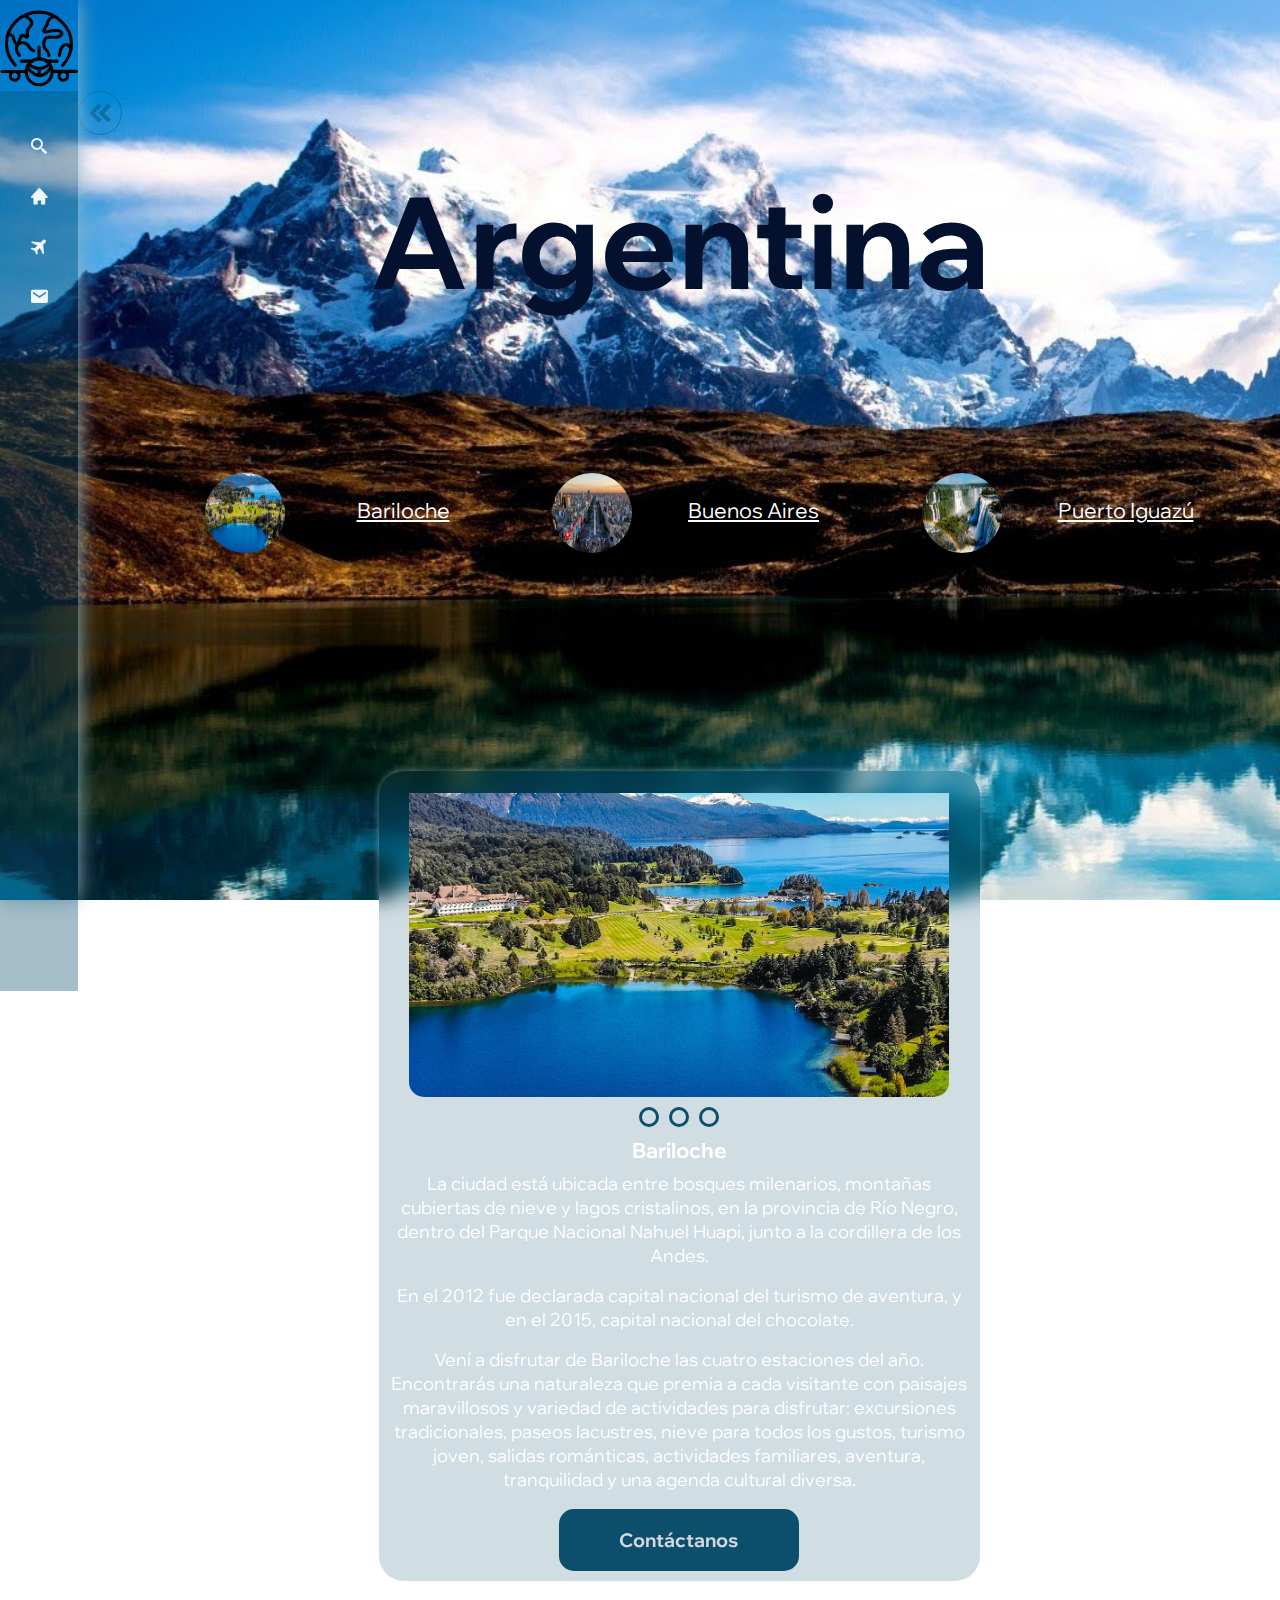
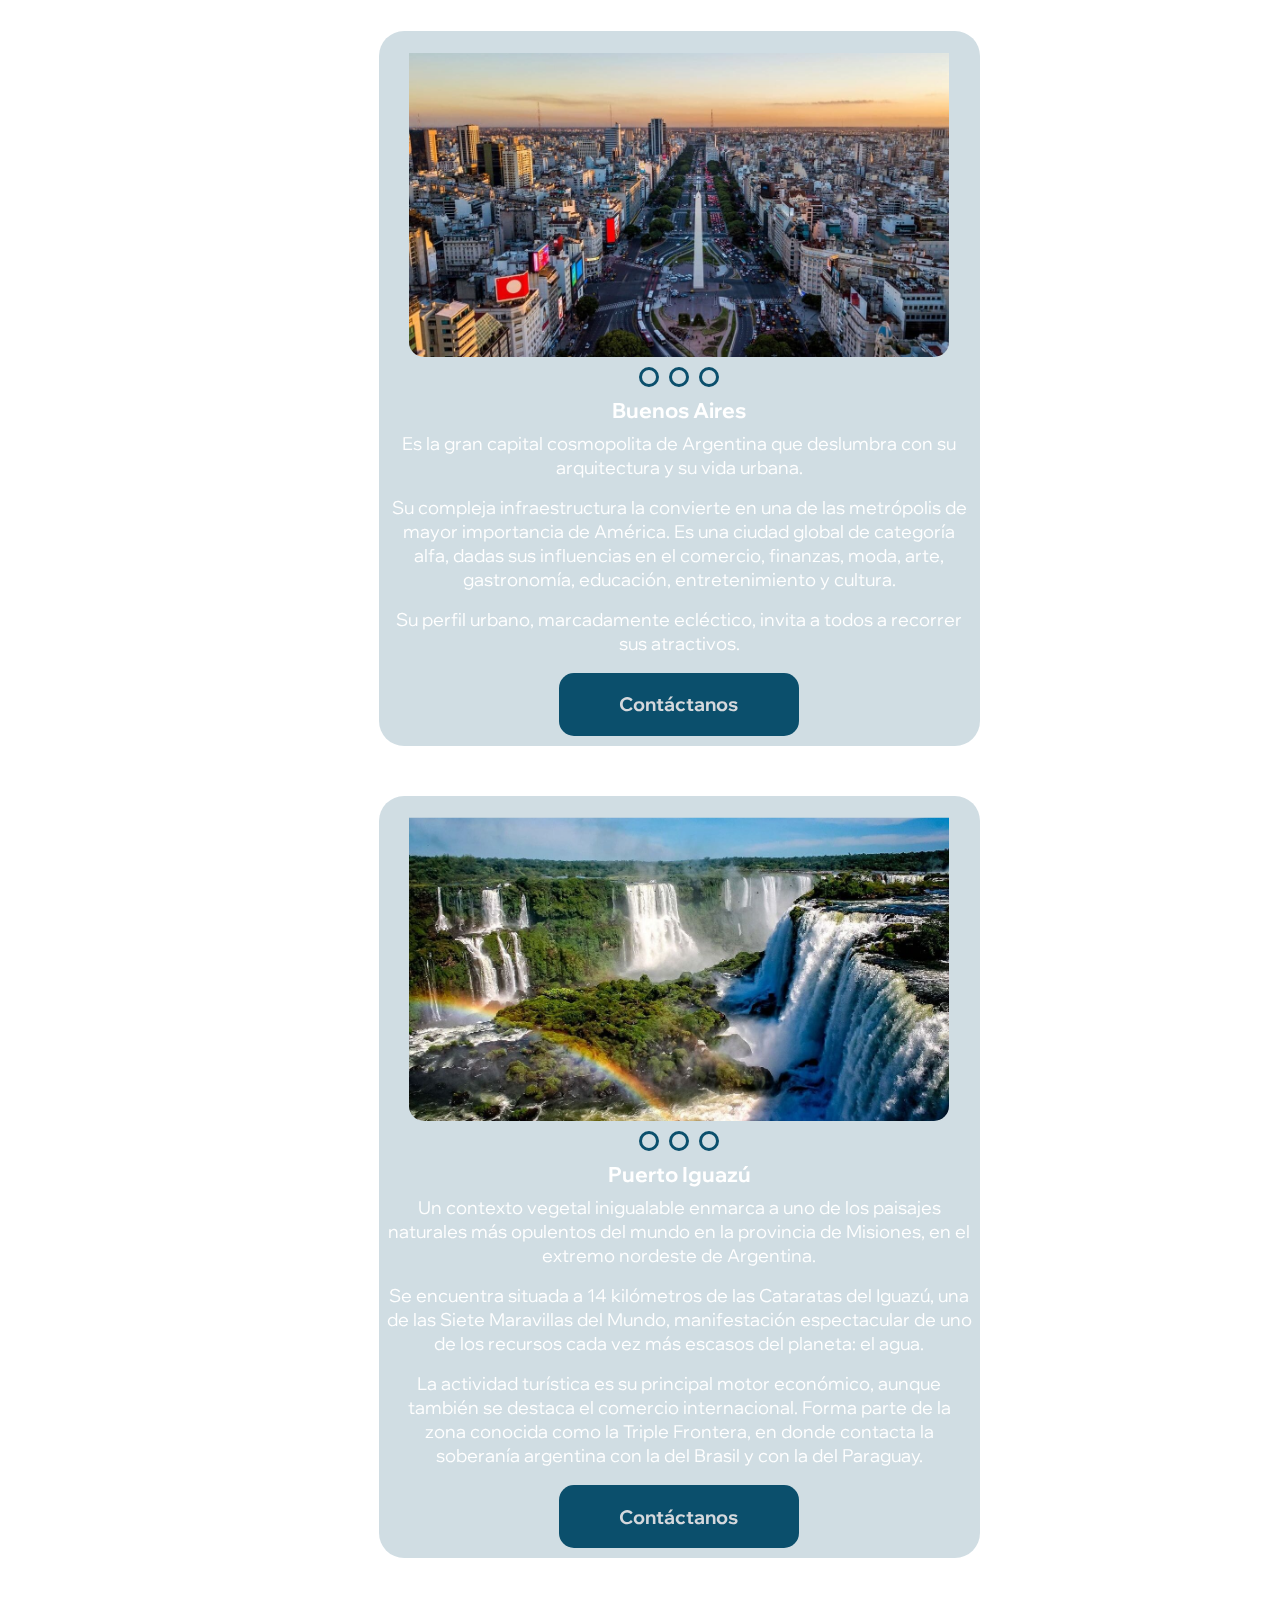
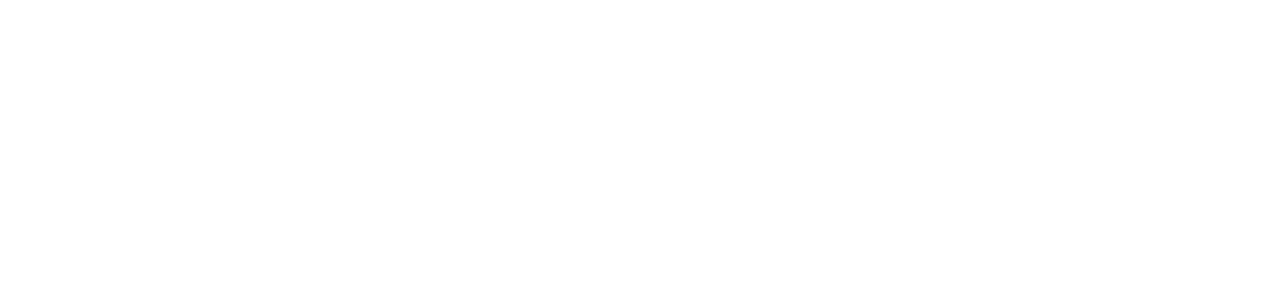
<file: argentina/argentina.html>
<!DOCTYPE html>
<html lang="en">
<head>
    <meta charset="UTF-8">
    <meta http-equiv="X-UA-Compatible" content="IE=edge">
    <meta name="viewport" content="width=device-width, initial-scale=1.0">
    <link href='https://unpkg.com/boxicons@2.1.4/css/boxicons.min.css' rel='stylesheet'>
    <link rel="stylesheet" href="./styles/argentina.css">
    <link rel="stylesheet" href="./styles/sideBar.css">
    <link rel="stylesheet" href="./styles/cards.css">
    <link rel="icon" type="image/svg" href="./img/logo/logo_draw.svg">
    <title>Argentina</title>
</head>
<body>
    <main>
        <!--Sidebar-->
        <header class="sidebar close">
            <section>
                <img src="./img/logo/logo_draw.svg" alt="" id="logo">
            </section>
            <ul class="nav-links">
                <li>
                    <a href="#">
                        <i class='bx bx-search-alt-2'></i>
                        <input type="text" name="Busqueda" id="busqueda" placeholder="Búsqueda">
                    </a>
                    <ul class="sub-menu blank">
                    <li><a class="link_name" href="#">Búsqueda</a></li>
                    </ul>
                </li>
                <li>
                    <a href="../index.html">
                        <i class='bx bxs-home'></i>
                        <span class="link_name">Principal</span>
                    </a>
                    <ul class="sub-menu blank">
                        <li><a class="link_name" href="../index.html">Principal</a></li>
                    </ul>
                </li>
                <li>
                    <section class="icon-link">
                        <a href="#">
                            <i class='bx bxs-plane-alt'></i>
                            <span class="link_name">Destinos</span>
                        </a>
                        <i class='bx bxs-chevron-down arrow'></i>
                    </section>
                    <ul class="sub-menu">
                        <li><a class="link_name" href="#destinos">Destinos</a></li>
                        <li><a href="argentina.html">Argentina</a></li>
                        <li><a href="../bolivia/bolivia.html">Bolivia</a></li>
                        <li><a href="../colombia/colombia.html">Colombia</a></li>
                        <li><a href="../peru/peru.html">Perú</a></li>
                    </ul>
                </li>
                <li>
                    <section class="icon-link">
                        <a href="#">
                            <i class='bx bxs-envelope'></i>
                            <span class="link_name">Contacto</span>
                        </a>
                        <i class='bx bxs-chevron-down arrow'></i>
                    </section>
                        <ul class="sub-menu">
                            <li><a class="link_name" href="">Contacto</a></li>
                            <li><a href="#footer_redes_sociales">Redes Sociales</a></li>
                            <li><a href="../index.html#form">Formulario</a></li>
                        </ul>
                </li>
            </ul>
        </header>

        <!--País-->
        <article class="home-section">
            <section class="home-content">
                <i class='bx bxs-chevrons-left'></i>
            </section>
            <h1>Argentina</h1>

        <!--Destinos dentro del pais-->
        <section id="destinos">
            <section id="articulos-destino-flex">
                <article class="articulos">
                    <a title="Ciudad1" href="#bariloche"><img src="./img/img_argentina/bariloche.jpg"
                                    alt="Bariloche" class="imagen">
                        <p></p><p class="p-destinos">Bariloche</p>
                    </a>
                </article>
                <article class="articulos">
                    <a title="Ciudad2" href="#bsas"><img src="./img/img_argentina/buenosaires.jpg"
                                    alt="Buenos Aires" class="imagen">
                        <p class="p-destinos">Buenos Aires</p>
                    </a>
                </article>
                <article class="articulos">
                    <a title="Ciudad3" href="#iguazu"><img src="./img/img_argentina/iguazu.jpg"
                                    alt="Puerto Iguazú" class="imagen">
                        <p class="p-destinos">Puerto Iguazú</p>
                    </a>
                </article>
            </section>
        </section>

        <!--Cards Ciudades-->
        <section class="destinos_section">
            <section class="destinos">
                <article class="article-destinos" id="destinos">
                    <article id="bariloche">
                        <section class="slider">
                            <section class="images">
                                <input type="radio" name="slide" id="img1">
                                <input type="radio" name="slide" id="img2">
                                <input type="radio" name="slide" id="img3">

                                <img src="./img/img_argentina/bariloche.jpg" class="m1"
                                                alt="BarilochePaisaje">
                                <img src="./img/img_argentina/bariloche2.jpg" class="m2"
                                                alt="BarilocheNevada">
                                <img src="./img/img_argentina/bariloche3.jpg" class="m3"
                                                alt="BarilocheNavegable">
                            </section>
                            <section class="dots">
                                <label for="img1"></label>
                                <label for="img2"></label>
                                <label for="img3"></label>
                            </section>
                        </section>
                        <h3 class="title_card">Bariloche</h3>
                        <p class="text_card">La ciudad está ubicada entre bosques milenarios, montañas
                                        cubiertas de nieve y lagos cristalinos, en la provincia de Río Negro, dentro del
                                        Parque Nacional Nahuel Huapi, junto a la cordillera de los Andes.</p>
                        <p class="text_card">En el 2012 fue declarada capital nacional del turismo de
                                        aventura, y en el 2015, capital nacional del chocolate.</p>
                        <p class="text_card">Vení a disfrutar de Bariloche las cuatro estaciones del año.
                                        Encontrarás una naturaleza que premia a cada visitante con paisajes maravillosos
                                        y variedad de actividades para disfrutar: excursiones tradicionales, paseos
                                        lacustres, nieve para todos los gustos, turismo joven, salidas románticas,
                                        actividades familiares, aventura, tranquilidad y una agenda cultural diversa.
                                    </p>
                        <a href="../index.html#form" class="card_cta">Contáctanos</a>
                    </article>
                </article>
            </section>

            <section class="destinos">
                <article class="article-destinos" id="destinos">
                    <article id="bsas">
                        <section class="slider">
                            <section class="images">
                                <input type="radio" name="slide" id="img4">
                                <input type="radio" name="slide" id="img5">
                                <input type="radio" name="slide" id="img6">

                                <img src="./img/img_argentina/buenosaires.jpg" class="m4" alt="Obelisco">
                                <img src="./img/img_argentina/buenosaires2.jpg" class="m5" alt="Planetario">
                                <img src="./img/img_argentina/buenosaires3.jpg" class="m6"
                                                alt="Puente de la Mujer">
                        </section>
                        <section class="dots">
                            <label for="img4"></label>
                            <label for="img5"></label>
                            <label for="img6"></label>
                        </section>
                        </section>
                        <h3 class="title_card">Buenos Aires</h3>
                        <p class="text_card">Es la gran capital cosmopolita de Argentina que deslumbra con
                                        su arquitectura y su vida urbana.</p>
                        <p class="text_card">Su compleja infraestructura la convierte en una de las
                                        metrópolis de mayor importancia de América. Es una ciudad global de categoría
                                        alfa, dadas sus influencias en el comercio, finanzas, moda, arte, gastronomía,
                                        educación, entretenimiento y cultura.</p>
                        <p class="text_card">Su perfil urbano, marcadamente ecléctico, invita a todos a
                                        recorrer sus atractivos. </p>
                        <a href="../index.html#form" class="card_cta">Contáctanos</a>
                    </article>
                </article>
            </section>

            <section class="destinos">
                <article class="article-destinos" id="destinos">
                    <article id="iguazu">
                        <section class="slider">
                            <section class="images">
                                <input type="radio" name="slide" id="img7">
                                <input type="radio" name="slide" id="img8">
                                <input type="radio" name="slide" id="img9">

                                <img src="./img/img_argentina/iguazu.jpg" class="m7" alt="Cataratas">
                                <img src="./img/img_argentina/iguazu2.jpg" class="m8" alt="Sendero Verde">
                                <img src="./img/img_argentina/iguazu3.jpg" class="m9" alt="Río">
                        </section>
                        <section class="dots">
                            <label for="img7"></label>
                            <label for="img8"></label>
                            <label for="img9"></label>
                        </section>
                        </section>
                        <h3 class="title_card">Puerto Iguazú</h3>
                        <p class="text_card">Un contexto vegetal inigualable enmarca a uno de los paisajes
                                        naturales más opulentos del mundo en la provincia de Misiones, en el extremo
                                        nordeste de Argentina.</p>
                        <p class="text_card">Se encuentra situada a 14 kilómetros de las Cataratas del
                                        Iguazú, una de las Siete Maravillas del Mundo, manifestación espectacular de uno
                                        de los recursos cada vez más escasos del planeta: el agua.</p>
                        <p class="text_card">La actividad turística es su principal motor económico, aunque
                                        también se destaca el comercio internacional. Forma parte de la zona conocida
                                        como la Triple Frontera, en donde contacta la soberanía argentina con la del
                                        Brasil y con la del Paraguay.</p>
                        <a href="../index.html#form" class="card_cta">Contáctanos</a>
                    </article>
                </article>
            </section>
        </section>

        <!--Footer-->
        <footer id="footer_redes_sociales">
            <section>
                <nav>
                    <a href="https://www.facebook.com/" target="_blank"><i
                                        class='bx bxl-facebook-circle'></i></a>
                    <a href="https://www.instagram.com/" target="_blank"><i
                                        class='bx bxl-instagram'></i></a>
                    <a href="https://twitter.com/?lang=es" target="_blank"><i
                                        class='bx bxl-twitter'></i></a>
                    <a href="https://www.whatsapp.com/?lang=es" target="_blank"><i
                                        class='bx bxl-whatsapp'></i></a>
                </nav>
            </section>
            <section id="copyright_section">
                <p>&copy; TRAVEL 360</p>
            </section>
        </footer>
    </main>
    <script src="./js/sideBar.js"></script>
</body>
</html>
</file>
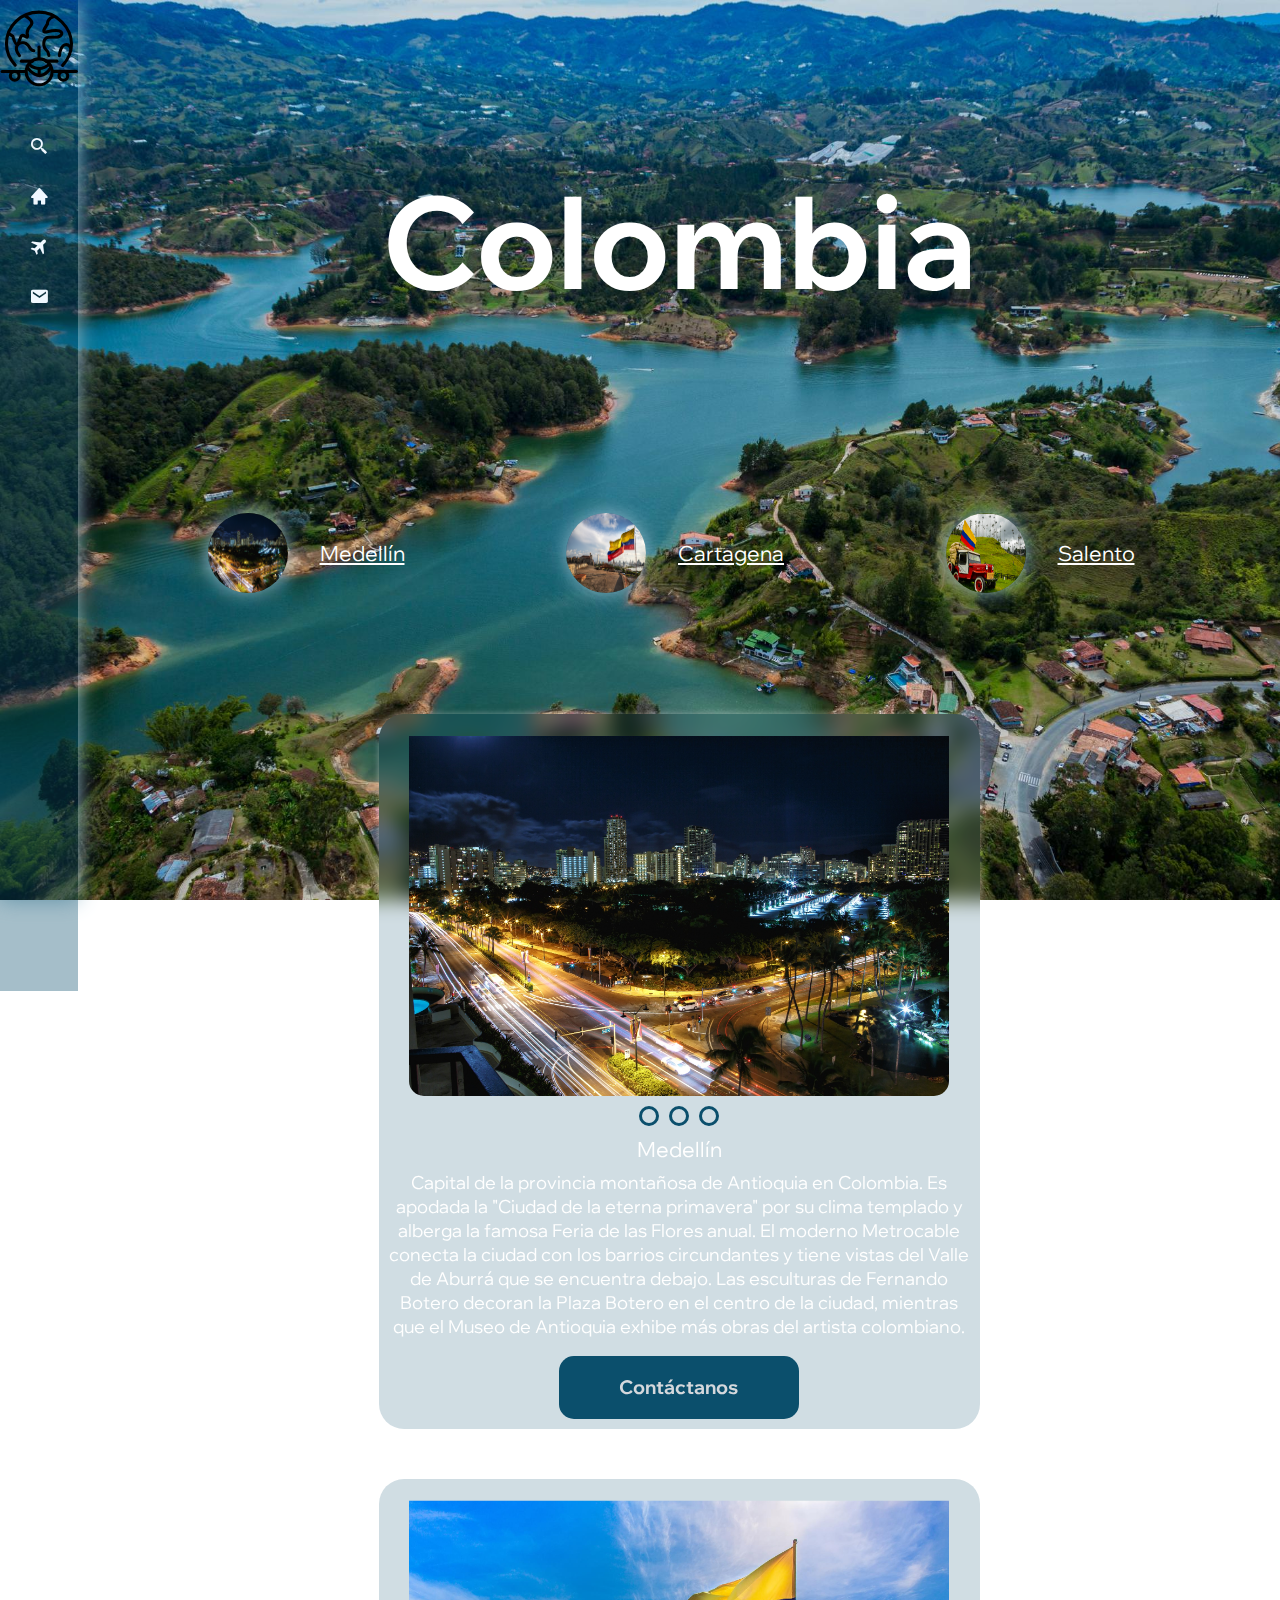
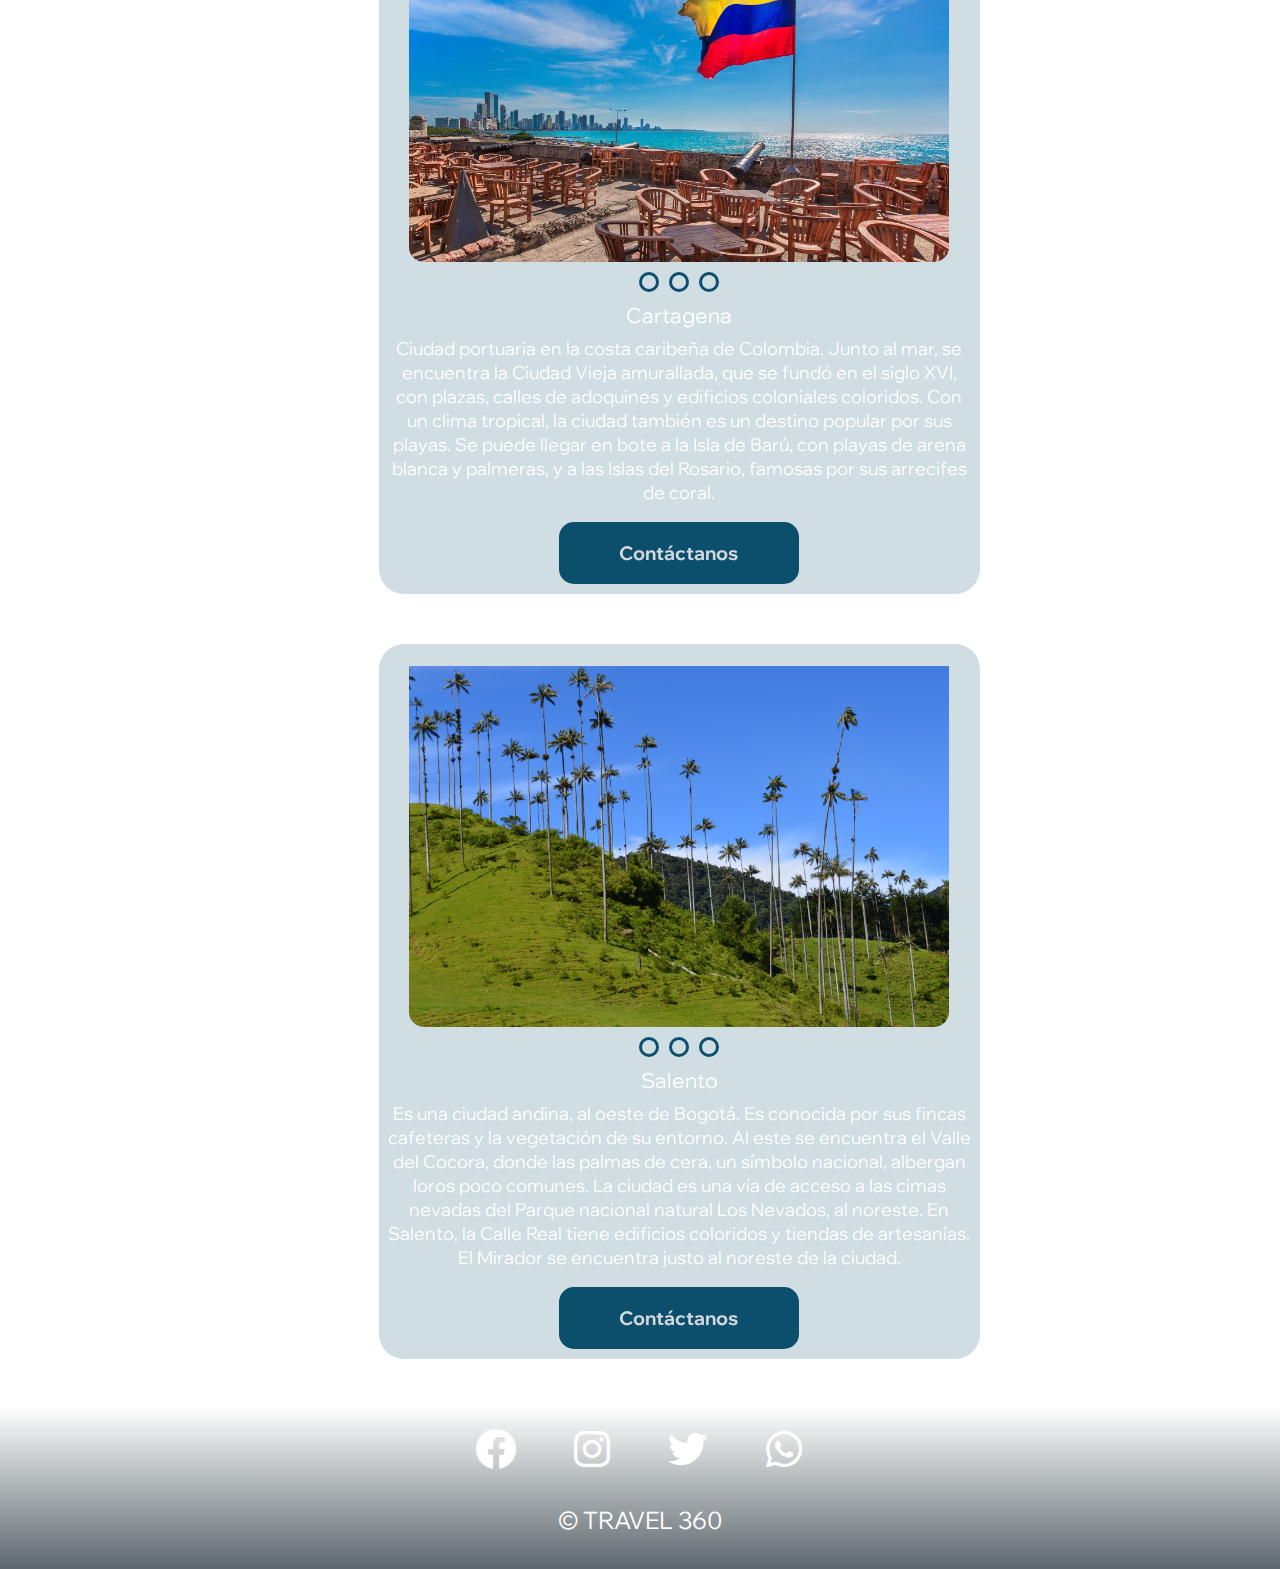
<file: colombia/colombia.html>
<!DOCTYPE html>
<html lang="en">
<head>
    <meta charset="UTF-8">
    <meta http-equiv="X-UA-Compatible" content="IE=edge">
    <meta name="viewport" content="width=device-width, initial-scale=1.0">
    <link href='https://unpkg.com/boxicons@2.1.4/css/boxicons.min.css' rel='stylesheet'>
    <link rel="stylesheet" href="./styles/paises.css">
    <link rel="stylesheet" href="./styles/sideBar.css">
    <link rel="stylesheet" href="./styles/cards.css">
    <link rel="icon" type="image/svg" href="./components/logo/logo_draw.svg">
    <title>Colombia</title>
</head>
<body>
    <!-- Sidebar-Header -->
    <header class="sidebar close">
        <section>
            <img src="./components/logo/logo_draw.svg" alt="logo de la empresa" id="logo">
        </section>
        <ul class="nav-links">
            <li>
                <a href="#">
                    <i class='bx bx-search-alt-2' ></i>
                    <input type="text" name="Busqueda" id="busqueda" placeholder="Búsqueda">
                </a>
                <ul class="sub-menu blank">
                    <li><a class="link_name" href="#">Búsqueda</a></li>
                </ul>
            </li>
            <!-- <li> -->
            <li>
                <a href="../index.html">
                    <i class='bx bxs-home'></i>
                    <span class="link_name">Principal</span>
                </a>
                <ul class="sub-menu blank">
                    <li><a class="link_name" href="../index.html">Principal</a></li>
                </ul>
            </li>
            <li>
                <section class="icon-link">
                    <a href="#">
                        <i class='bx bxs-plane-alt'></i>
                        <span class="link_name">Destinos</span>
                    </a>
                    <i class='bx bxs-chevron-down arrow'></i>
                </section>
                <ul class="sub-menu">
                    <li><a class="link_name" href="#">Destinos</a></li>
                    <li><a href="../argentina/argentina.html">Argentina</a></li>
                    <li><a href="../bolivia/bolivia.html">Bolivia</a></li>
                    <li><a href="colombia.html">Colombia</a></li>
                    <li><a href="../peru/peru.html">Perú</a></li>
                </ul>
            </li>
            <li>
                <section class="icon-link">
                    <a href="/index.html">
                        <i class='bx bxs-envelope' ></i>
                        <span class="link_name">Contacto</span>
                    </a>
                    <i class='bx bxs-chevron-down arrow'></i>
                </section>
                <ul class="sub-menu">
                    <li><a class="link_name" href="#">Contacto</a></li>
                    <li><a href="#redes_sociales">Redes Sociales</a></li>
                    <li><a href="../index.html#form">Formulario</a></li>
                </ul>
            </li>
        </ul>

    </header>
    <!-- Body -->
    <!--Mostrar/Ocultar menú-->
    <main class="home-section"> <!--para el botón-->
        <section>
            <section class="home-content">
                <i class='bx bxs-chevrons-left'></i>
            </section>

            <h1>Colombia</h1>

            <!--Destinos dentro del pais-->

            <section id="articulos-destino-flex">
                <article class="articulos">
                    <a title="Ciudad1" href="#medellin">
                        <img src="./components/img_col/Medellin/ciruclopq.jpg" alt="foto de las ruinas del fuerte de samaipata" class="imagen">
                        <p class="p-destinos">Medellín</p>
                    </a>
                </article>
                <article class="articulos">
                    <a title="Ciudad2" href="#cartagena">
                        <img src="./components/img_col/Cartagena/cartagena-colombia.jpg" alt="foto de la praza 24 de septiempre" class="imagen">
                        <p class="p-destinos">Cartagena</p>
                    </a>
                </article>
                <article class="articulos">
                    <a title="Ciudad3" href="#salento">
                        <img src="./components/img_col/Salento/JEEP.png" alt="teleferico de de cochabamba" class="imagen">
                        <p class="p-destinos">Salento</p>
                    </a>
                </article>
            
            </section>
            <!--cards ciudades-->
            <section class="destinos_section">
                <section class="destinos">     
                    <article class="article-destinos" id="destinos">
        
                        <article id="medellin">
                            <section class="slider">
                                <!-- Sería genial tener las imgs del mismo tamaño o altura en su defecto -->
                                <section class="images"> 
                                    <input type="radio" name="slide" id="img1">
                                    <input type="radio" name="slide" id="img2">
                                    <input type="radio" name="slide" id="img3">
        
                                    <img src="./components/img_col/Medellin/ciruclopq.jpg" class="m1" alt="Medellin de noche">
                                    <img src="./components/img_col/Medellin/guatape.jpg" class="m2" alt="Guatape">
                                    <img src="./components/img_col/Medellin/guatapecalle.jpg" class="m3" alt="Calle vieja Guatape">
                                </section>
                                <section class="dots">
                                    <label for="img1"></label>
                                    <label for="img2"></label>
                                    <label for="img3"></label>
                                </section>
        
                            </section>
        
                            <h3 class="title_card">Medellín</h3>
                            <p class="text_card">Capital de la provincia montañosa de Antioquia en Colombia. Es apodada la "Ciudad de la eterna primavera" por su clima templado y alberga la famosa Feria de las Flores anual. El moderno Metrocable conecta la ciudad con los barrios circundantes y tiene vistas del Valle de Aburrá que se encuentra debajo. Las esculturas de Fernando Botero decoran la Plaza Botero en el centro de la ciudad, mientras que el Museo de Antioquia exhibe más obras del artista colombiano.</p>
                            
                            <a href="../index.html#form" class="card_cta">Contáctanos</a>
                        </article>
        
                    </article>
                </section>
                <section class="destinos">     
                    <article class="article-destinos" id="destinos">
        
                        <article id="cartagena">
                            <section class="slider">
                                <section class="images">
                                    <input type="radio" name="slide" id="img4">
                                    <input type="radio" name="slide" id="img5">
                                    <input type="radio" name="slide" id="img6">
        
                                    <img src="./components/img_col/Cartagena/bocagrande.jpg" class="m4" alt="Medellin de noche">
                                    <img src="./components/img_col/Cartagena/cartagena-de-indias.jpg" class="m5" alt="Guatape">
                                    <img src="./components/img_col/Cartagena/hotelCartagena.jpg" class="m6" alt="Calle vieja Guatape">
                                </section>
                                <section class="dots">
                                    <label for="img4"></label>
                                    <label for="img5"></label>
                                    <label for="img6"></label>
                                </section>
        
                            </section>
        
                            <h3 class="title_card">Cartagena</h3>
                            <p class="text_card">Ciudad portuaria en la costa caribeña de Colombia. Junto al mar, se encuentra la Ciudad Vieja amurallada, que se fundó en el siglo XVI, con plazas, calles de adoquines y edificios coloniales coloridos. Con un clima tropical, la ciudad también es un destino popular por sus playas. Se puede llegar en bote a la Isla de Barú, con playas de arena blanca y palmeras, y a las Islas del Rosario, famosas por sus arrecifes de coral.</p>
                            
                            <a href="../index.html#form" class="card_cta">Contáctanos</a>
                        </article>
        
                    </article>
                </section>
                <section class="destinos">     
                    <article class="article-destinos" id="destinos">
        
                        <article id="salento">
                            <section class="slider">
                                <section class="images">
                                    <input type="radio" name="slide" id="img7">
                                    <input type="radio" name="slide" id="img8">
                                    <input type="radio" name="slide" id="img9">
        
                                    <img src="./components/img_col/Salento/pxfuel.com.jpg" class="m7" alt="convento museo santa teresa de cochabamba">
                                    <img src="./components/img_col/Salento/salento-quindío.jpg" class="m8" alt="jardin botanico de cochabamba">
                                    <img src="./components/img_col/Salento/wax-palms.jpg" class="m9" alt="el cristo de la concordia y el teleferico">
                                </section>
                                <section class="dots">
                                    <label for="img7"></label>
                                    <label for="img8"></label>
                                    <label for="img9"></label>
                                </section>
        
                            </section>
        
                            <h3 class="title_card">Salento</h3>
                            <p class="text_card">Es una ciudad andina, al oeste de Bogotá. Es conocida por sus fincas cafeteras y la vegetación de su entorno. Al este se encuentra el Valle del Cocora, donde las palmas de cera, un símbolo nacional, albergan loros poco comunes. La ciudad es una vía de acceso a las cimas nevadas del Parque nacional natural Los Nevados, al noreste. En Salento, la Calle Real tiene edificios coloridos y tiendas de artesanías. El Mirador se encuentra justo al noreste de la ciudad.</p>
                            
                            <a href="../index.html#form" class="card_cta">Contáctanos</a>
                        </article>
        
                    </article>
                </section>
            </section> 
        </section>
    </main>

    <footer>
        <section>
            <nav id="redes_sociales">
                <a href="https://www.facebook.com/" target="_blank"><i class='bx bxl-facebook-circle'></i></a>
                <a href="https://www.instagram.com/" target="_blank"><i class='bx bxl-instagram'></i></a>
                <a href="https://twitter.com/?lang=es" target="_blank"><i class='bx bxl-twitter'></i></a>
                <a href="https://www.whatsapp.com/?lang=es" target="_blank"><i class='bx bxl-whatsapp'></i></a>
            </nav>
        </section>
        <section id="copyright_section">
            <p>&copy; TRAVEL 360</p>
        </section> 
    </footer>
    <script src="./components/JS/sideBar.js"></script>
</body>
</html>
</file>
<file: argentina/styles/argentina.css>
@import url('https://fonts.googleapis.com/css2?family=Montserrat:wght@300;400;500&display=swap');

*{
    box-sizing: border-box;
    margin: 0px;
    background-size:cover;
    background-repeat: no-repeat;
    background-attachment: fixed;
}
html {
    scroll-behavior: smooth;/*vivi*/
}

/* Body */
body{
    background-image: url(../img/img_argentina/argentina.jpg);
}

h1{
    font-size: 8rem;
    font-family: 'Wix Madefor Display', sans-serif;
    color: #03112f;
    text-align: center;
    padding: 5rem;
    margin: 5rem auto;
}
   
/* h2{
    color: white;
    font-family: 'Wix Madefor Display', sans-serif;
    font-weight: normal;
    padding: 3rem;
} */
p{
    font-family: 'Wix Madefor Display', sans-serif;
    color:#fff;
    font-weight: normal;
}
a{
    display: flex;
    color:white;
    font-family: 'Wix Madefor Display', sans-serif;
    font-weight: 700;
    transition: color 0.5s ease-out;
    justify-content: flex-start;
}
a:hover{
    color:#23b5d3;

}
/*Tarjetas de destinos en P. Principal*/
#destinos {
    width:100%;  
}
#articulos-destino-flex{
    /*width:100%;*/
    padding-left: 5rem;
    padding-bottom: 15rem;
    height:10rem;
    display:flex;
    justify-content:space-evenly;    
}

/* #articulos-destino-flex a{
    text-decoration: none;
} */

.articulos{
    display: flex;
    flex-direction: row;
    justify-content: center;
    align-items: center;
    /* width: 15rem;
    height: 7rem; */
    margin: 1rem;
    padding: 1rem 1rem 0 0;
}
.articulos a{
    display: flex;
    flex-direction: row;
    justify-content: center;
    align-self: center;
    gap: 1rem;
    flex-wrap: nowrap;
}
/*Titulos de destinos Home*/
.p-destinos{
    color:white;
    font-size: 1.3rem;
    padding: 1.5rem;
    text-align: center;
}
.imagen {
    width: 5rem;
    height: 5rem;
    margin: 0 1rem 0 0 ;
    border-radius: 50%;
    float: left;
}
footer{
    position: relative;
    top: 7rem;
    /*margin-left: 5rem;*/
    width: 100%;
    text-decoration: none;
}
footer i{
    color: white;
    font-size: 3rem;
}

footer i:hover {
    color: #23b5d3;
    transition: color 0.5s ease-out;
}

footer a{
    text-decoration:none;
}

nav{
    display: flex;
    flex-wrap: wrap;
    justify-content:center;
    column-gap: 3rem;
    padding: 1rem;
}


#copyright_section{
    text-align: center;
    padding: 2rem;
    
}
#copyright_section p{
    background-color: transparent;
    color: white;
    font-size: 1.5rem;
}
/*Fin del footer*/

@media (max-width:1005px) {
    h1 {
        font-size: 5rem;
    }
    .destinos {
        height: fit-content;
    }

    #articulos-destino-flex {
    height: 30rem; 
    display: flex;
    flex-direction: column;
    justify-content: center;
    align-items:center;
    flex-wrap: nowrap;

    }
    #articulos-destino-flex p {
        font-size: 1.5rem;
    }

}
@media (max-width: 590px) { /*541 cambia*/
    h1 {
        font-size: 2.5rem;
        margin: 2rem auto;
        padding: 1rem auto 0 auto;
        padding-left: 40px;
    }
    #articulos-destino-flex {
        margin: 0;
        padding: 0;
        height: fit-content;
    }
    #articulos-destino-flex p {
        font-size: 1.2rem;
    }
    footer {
        height: 8rem;
    }
    footer i {
        font-size: 1.8rem;
    }
    nav {
        column-gap: 1rem;
        padding-left: 1rem;
    }

}
</file>
<file: argentina/styles/sideBar.css>
@import url('https://fonts.googleapis.com/css2?family=Montserrat:wght@300;400;500&display=swap');

*{
    margin: 0;
    padding: 0;
    box-sizing: border-box;
    font-family: 'Montserrat', sans-serif;
}

.sidebar{
    position: fixed;
    top: 0;
    left: 0;
    height: 100%; /*vivi*/
    width: 260px;
    background-color: rgba(255,255,255, 0.5);
    background: #0b4f6c05;
    transition: all 0.5s ease;
    z-index: 100;
    box-shadow: 0 0 20px #91b9ca;
}
.sidebar.close{
    width: 78px;
}

.sidebar .logo-details{
    display: flex;
    align-content: center;
    margin-left: 30%;   
}

.sidebar #logo{
    padding-top: 10px;
    height: 20%;
    transition: all 0.5s ease;
}
.sidebar.close #logo{
    padding: 10px, 3px, 3px, 3px;
    height: 20%;
}

.sidebar .nav-links input{
    height: 30px;
    border-radius: 5px;
}

.sidebar .nav-links{
    background: #0b4f6c5e;
    height: 100%;
    padding-top: 30px;
    overflow: auto;
}
.sidebar .nav-links{
    overflow: visible;
}

.sidebar .nav-links li .icon-link{
    display: flex;
    align-items: center;
    justify-content: space-between;
}
.sidebar.close .nav-links li .icon-link{
    display: block;
}

.sidebar .nav-links li{
    position: relative;
    list-style: none;
    transform: all 0.4s ease;
}
.sidebar .nav-links li:hover{
    background: #345e6e;
}

.sidebar .nav-links li i{
    height: 50px;
    min-width: 78px;
    text-align: center;
    line-height: 50px;
    color: aliceblue;
    font-size: 20px;
    transition: all 0.3s ease;
}
.sidebar .nav-links li.showMenu i.arrow{
    transform: rotate(-180deg);
}
.sidebar.close .nav-links i.arrow{
    display: none;
}
.sidebar .nav-links li a{
    display: flex;
    align-items: center;
    text-decoration: none;
}

.sidebar .nav-links li a .link_name{
    font-size: 18px;
    font-weight: 400;
    color: aliceblue;
}
.sidebar.close .nav-links li a .link_name{
    opacity: 0;
    pointer-events: none;
}
.sidebar.close .nav-links li a #busqueda{
    opacity: 0;
    pointer-events: none;
}

.sidebar .nav-links li .sub-menu{
    padding: 6px 6px 14px 80px;
    margin-top: -10px;
    background: #345e6e;
    display: none;
}
.sidebar .nav-links li.showMenu .sub-menu{
    display: block;
}
.sidebar .nav-links li .sub-menu a{
    color: aliceblue;
    font-size: 15px;
    padding: 5px 0;
    white-space: nowrap;
    opacity: 0.6;
    transition: all 0.3 ease;
}

.sidebar.close .nav-links li .sub-menu{
    position: absolute;
}
.sidebar .nav-links li .sub-menu a:hover{
    opacity: 1;
}
.sidebar.close .nav-links li .sub-menu{
    position: absolute;
    left: 100%;
    top: -10px;
    margin-top: 0;
    padding: 10px 20px;
    border-radius: 0 6px 6px 0;
    transition: 0s;
    opacity: 0;
    display: block;
    pointer-events: none;
}
.sidebar.close .nav-links li:hover .sub-menu{
    top: 0px;
    opacity: 1;
    pointer-events: auto;
}
.sidebar .nav-links li .sub-menu .link_name{
    display: none;
}
.sidebar.close .nav-links li .sub-menu .link_name{
    display: none;
}
.sidebar.close .nav-links li .sub-menu .link_name{
    font-size: 18px;
    opacity: 1;
    display: block;
}
.sidebar .nav-links li .sub-menu.blank{
    opacity: 1;
    pointer-events: auto;
    padding: 3px 20px 6px 16px;
    opacity: 0;
    pointer-events: none;
    transition: all 0.4s ease;
}
.sidebar .nav-links li:hover .sub-menu.blank{
    top: 50%;
    transform: translateY(-50%);
}

.home-content{
    position: fixed;
    color: #0B4F6C;
}
.home-section .home-content i{
    border: 1px solid #0B4F6C;
    padding: 5px;
    border-radius: 50%;
    text-align: center;
    margin-top: 5px;
    font-size: 2rem;
    opacity: 0.5;  
}
.home-section .home-content i:hover{
    opacity: 1;
    cursor: pointer; /*agregado*/
}
.bxs-chevrons-left {
    transition: transform 0.3s ease-in-out;
}

.bxs-chevrons-left.flipped {
    transform: rotateZ(180deg);
}
.home-section{
    position: relative;
    /* margin-bottom: 200px; */
    height: 100%; /*100vh*/
    left: 260px;
    top: 0;
    width: calc(100% - 260px);
    transition: all 0.5 ease;
}

.sidebar.close ~ .home-section{
    left: 78px;
    width: calc(100% - 78px);

}

.home-section .home-content{
    height: 60px;
    display: flex;
    align-items: center;
}

/* NAV BAR END */



@media (max-width: 590px) {
    .sidebar.close{
        width: 58px;
    }

    .sidebar .nav-links li i {
        min-width: 50px;
    }
    
    .home-section .home-content i{
        margin-left: -15px;
        font-size: 1rem;
    }
    
}
</file>
<file: argentina/styles/cards.css>
/* Cards paises section */
@import url('https://fonts.googleapis.com/css2?family=Open+Sans:wght@300;400;500&family=Wix+Madefor+Display:wght@400;500;600&display=swap');

*{
    font-family: 'Wix Madefor Display', sans-serif;
}
.titulo_ciudades{
	font-size: 2rem;
    text-align: center;
    width: 100%;
}

.destinos{
    /* margin-top: 50px; CORRE MUCHO EL CÓDIGO
    padding-top: 50px; */
    display: flex;
    justify-content: center;
    align-items: center;
    width: 100%;
    height: fit-content;
}

.destinos .article-destinos{
    display: flex;
    flex-direction:column;
    align-items: center; /*vivi*/
    height: 50%;
    width: 50%;

}
.article-destinos article {
    display: flex;
    flex-direction: column;
    align-items: center;
    margin: 25px;
    border-radius: 25px;
    box-shadow: 0 0 6px #ffffff60;
    background-color: #0b4f6c31;;
    /* background: linear-gradient(135deg, rgba(255, 255, 255, 0.1), rgba(255, 255, 255, 0)); */
    backdrop-filter: blur(10px);
    -webkit-backdrop-filter: blur(10px);
    /* box-shadow: 0 0 6px #0b4f6c; */
    width: 50%;
    height: 30%;
}
.article-destinos button{
    margin: 2rem;
    width: max-content; /*igual al max-width?*/
    padding: 0.2rem;
}
.destinos_section { /*vivi*/
    display: flex;
    flex-direction: column;
    justify-content: center;
    align-self: center;
    /* text-align: center; */
    margin: 25px auto 25px auto;
}
.article-destinos button:hover {
    width: 8rem;
    height: 2.1rem;
}

.title_card{
    color: #FFF;
    margin: 0;
    font-size: 130%;
    font-family: 'Wix Madefor Display', sans-serif;
}

.text_card {
    font-size: 115%;
    padding: 0.5rem;
    text-align: center;
    font-family: 'Wix Madefor Display', sans-serif;
}

/* botones cards*/

.card_cta{
	margin-left: 1em;
	background-color: #0b4f6c;
	color: #D5D8DC;
	text-decoration: none;
	padding: 1em 2em;
	width: 40%;
	text-align: center;
	margin: 10px;
	border-radius: 15px;
	transition: background-color 0.5s ease-out;
    font-size: 120%;
    display: inline;
	font-family: 'Wix Madefor Display', sans-serif;
}

.card_cta:hover{
	background-color:#23b5d3;
	box-shadow: 0 0 6px #23b5d3;
	color:#F7F7FF;
}

/* imagenes */

.article-destinos section img {
    /* width: 100%;
    height: 100%; */
    padding-top: 4%;
    align-items: center;
}

.slider{
    position: relative;
    width: 90%;
    overflow: hidden;
}

.images{
    display: flex;
    width: 100%;
}

.images img{
    /* height: 80%;
    width: 80%;*/
    width: auto; /*vivi*/
    height: auto;
    min-height: 90%;
    min-width: 100%;
    object-fit: cover;

    border-radius: 15px 15px 15px 15px;
    transition: all 0.5s ease;
    
}

.images input{
    display: none;
}

.dots{
    display: flex;
    justify-content: center;
    margin: 5px;
}

.dots label{
    height: 20px;
    width: 20px;
    border-radius: 50%;
    border: solid #0b4f6c 3px;
    cursor: pointer;
    transition: all 0.15s ease;
    margin: 5px;
}

.dots label:hover {
    background-color:#0b4f6c;
}
#img1:checked ~ .m1{
    margin-left: 0;
}
#img2:checked ~ .m2{
    margin-left: -100%;
}
#img3:checked ~ .m3{
    margin-left: -200%;
}

/* 2do carrousel */
#img4:checked ~ .m4 {
    margin-left: 0;
}
#img5:checked ~ .m5 {
    margin-left: -100%;
}
#img6:checked ~ .m6 {
    margin-left: -200%;
}
/* 3er carrousel */
#img7:checked ~ .m7 {
    margin-left: 0;
}
#img8:checked ~ .m8 {
    margin-left: -100%;
}
#img9:checked ~ .m9 {
    margin-left: -200%;
}

@media (max-width: 590px) {
    .card_cta {
        padding: 1rem;
        font-size: 0.8rem;
        width: 50%;

    }
    .text_card{
        font-size: 1rem;
    }
    .article-destinos article {
        width: 80%;
    }

    
}
@media (max-width: 890px) {
    .card_cta {
        padding: 1rem;
        font-size: 0.8rem;
        width: 50%;

    }
    .text_card{
        font-size: 1rem;
    }
    .article-destinos article {
        width: 80%;
    }

    
}
</file>
<file: colombia/styles/paises.css>
@import url('https://fonts.googleapis.com/css2?family=Montserrat:wght@300;400;500&display=swap');

*{
    box-sizing: border-box;
    margin: 0px;
    background-size:cover;
    background-repeat: no-repeat;
    background-attachment: fixed;
}
html {
    scroll-behavior: smooth;/*vivi*/
}
/* Body */
body{
    background-image: url(../components/img_col/Medellin/guatape_lake.jpg);
}

h1{
    font-size: 8rem;
    font-family: 'Wix Madefor Display', sans-serif;
    color: #fff;
    text-align: center;
    padding: 5rem;
    margin: 5rem auto;
}
   
h2{
    color: rgb(20, 20, 20);
    font-family: 'Wix Madefor Display', sans-serif;
    font-weight: normal;
}
h3 {
    color: white;
    font-family: 'Wix Madefor Display', sans-serif;
    font-weight: normal;
}
p{
    font-family: 'Wix Madefor Display', sans-serif;
    color:#fff;
    font-weight: normal;
}
a{ 
    display: flex;
    color:white;
    font-family: 'Wix Madefor Display', sans-serif;
    font-weight: 700;
    transition: color 0.5s ease-out;
    justify-content: flex-start;
}
a:hover{
    color:#23b5d3;
}

/*Tarjetas de destinos en P. Principal*/

.titulo_ciudades{
    color: #fff;
}

#articulos-destino-flex{
    width:100%;
    /* padding-left: 5rem; */
    padding: 5rem auto;
    margin: 5rem auto;
    /* padding-bottom: 2rem; */
    height: fit-content;
    display: flex;
    flex-direction: row;
    justify-content:space-evenly;
    align-items:center; 
    flex-wrap: nowrap;
 
}
.articulos{
    display: flex;
    flex-direction: row;
    justify-content: center;
    align-items: center;
    /* width: 15rem;
    height: 7rem; */
    margin: 1rem;
    padding: 1rem 1rem 0 0;
}
.articulos a{
    display: flex;
    flex-direction: row;
    justify-content: center;
    align-self: center;
    gap: 1rem;
    flex-wrap: nowrap;
}

/*Titulos de destinos Home*/
.p-destinos{
    display: flex;
    justify-content: center;
    align-self: center; /*centradooooo!*/
    color:rgb(255, 255, 255);
    font-size: 1.3rem;
}
.imagen {
    display: flex;
    width: 5rem;
    height: 5rem;
    margin: 0 1rem 0 0;
    border-radius: 50%;
    box-shadow: 0 0 20px #91b9ca;
    /* float: left; */
}

/* cards */
#destinos {
    width:100%;
    height: fit-content;
    display: flex;
    flex-direction: column;
    justify-content: center;
    align-items: center;
    flex-wrap: wrap;
}

/* footer */

footer{
    display: block;
    position: relative;
    bottom: 0;
    height: 10rem;
    width: 100%;
    text-decoration: none;
    background: linear-gradient(360deg, rgba(38,53,60, 0.75), rgba(5,7,12, 0.010));
}
footer i{
    color: white;
    font-size: 3rem;
}
footer i:hover {
    color: #23b5d3;
    transition: color 0.5s ease-out;
}
nav{
    display: flex;
    flex-wrap: wrap;
    justify-content:center;
    column-gap: 3rem;
    padding: 1rem;
}
nav a {
    text-decoration: none;
}

#copyright_section{
    text-align: center;
    padding: 1rem;
    
}
#copyright_section p{
    background-color: transparent;
    color: white;
    font-size: 1.5rem;
}
/*Fin del footer*/


@media (max-width:1005px) {
    h1 {
        font-size: 5rem;
    }
    .destinos {
        height: fit-content;
    }

    #articulos-destino-flex {
    height: 30rem; 
    display: flex;
    flex-direction: column;
    justify-content: center;
    align-items:center;
    flex-wrap: nowrap;

    }
    #articulos-destino-flex p {
        font-size: 1.5rem;
    }

}
@media (max-width: 590px) { /*541 cambia*/
    h1 {
        font-size: 2.5rem;
        margin: 2rem auto;
        padding: 1rem auto 0 auto;
        padding-left: 40px;
    }
    #articulos-destino-flex {
        margin: 0;
        padding: 0;
        height: fit-content;
    }
    #articulos-destino-flex p {
        font-size: 1.2rem;
    }
    footer {
        height: 8rem;
    }
    footer i {
        font-size: 1.8rem;
    }
    nav {
        column-gap: 1rem;
        padding-left: 7rem;
    }
    #copyright_section p{
        padding-left: 6rem;
    }
    home-section .home-content i {
        margin-left: -15px;
        font-size: 1rem;
    }

}
</file>
<file: colombia/styles/sideBar.css>
@import url('https://fonts.googleapis.com/css2?family=Montserrat:wght@300;400;500&display=swap');

*{
    margin: 0;
    padding: 0;
    box-sizing: border-box;
    font-family: 'Montserrat', sans-serif;
}

.sidebar{
    position: fixed;
    top: 0;
    left: 0;
    height: 100%; /*vivi*/
    width: 260px;
    background-color: rgba(255,255,255, 0.5);
    background: #0b4f6c05;
    transition: all 0.5s ease;
    z-index: 100;
    box-shadow: 0 0 20px #91b9ca;
}
.sidebar.close{
    width: 78px;
}

.sidebar .logo-details{
    display: flex;
    align-content: center;
    margin-left: 30%;   
}

.sidebar #logo{
    padding-top: 10px;
    height: 20%;
    transition: all 0.5s ease;
}
.sidebar.close #logo{
    padding: 10px, 3px, 3px, 3px;
    height: 20%;
}

.sidebar .nav-links input{
    height: 30px;
    border-radius: 5px;
}

.sidebar .nav-links{
    background: #0b4f6c5e;
    height: 100%;
    padding-top: 30px;
    overflow: auto;
}
.sidebar .nav-links{
    overflow: visible;
}

.sidebar .nav-links li .icon-link{
    display: flex;
    align-items: center;
    justify-content: space-between;
}
.sidebar.close .nav-links li .icon-link{
    display: block;
}

.sidebar .nav-links li{
    position: relative;
    list-style: none;
    transform: all 0.4s ease;
}
.sidebar .nav-links li:hover{
    background: #345e6e;
}

.sidebar .nav-links li i{
    height: 50px;
    min-width: 78px;
    text-align: center;
    line-height: 50px;
    color: aliceblue;
    font-size: 20px;
    transition: all 0.3s ease;
}
.sidebar .nav-links li.showMenu i.arrow{
    transform: rotate(-180deg);
}
.sidebar.close .nav-links i.arrow{
    display: none;
}
.sidebar .nav-links li a{
    display: flex;
    align-items: center;
    text-decoration: none;
}

.sidebar .nav-links li a .link_name{
    font-size: 18px;
    font-weight: 400;
    color: aliceblue;
}
.sidebar.close .nav-links li a .link_name{
    opacity: 0;
    pointer-events: none;
}
.sidebar.close .nav-links li a #busqueda{
    opacity: 0;
    pointer-events: none;
}

.sidebar .nav-links li .sub-menu{
    padding: 6px 6px 14px 80px;
    margin-top: -10px;
    background: #345e6e;
    display: none;
}
.sidebar .nav-links li.showMenu .sub-menu{
    display: block;
}
.sidebar .nav-links li .sub-menu a{
    color: aliceblue;
    font-size: 15px;
    padding: 5px 0;
    white-space: nowrap;
    opacity: 0.6;
    transition: all 0.3 ease;
}

.sidebar.close .nav-links li .sub-menu{
    position: absolute;
}
.sidebar .nav-links li .sub-menu a:hover{
    opacity: 1;
}
.sidebar.close .nav-links li .sub-menu{
    position: absolute;
    left: 100%;
    top: -10px;
    margin-top: 0;
    padding: 10px 20px;
    border-radius: 0 6px 6px 0;
    transition: 0s;
    opacity: 0;
    display: block;
    pointer-events: none;
}
.sidebar.close .nav-links li:hover .sub-menu{
    top: 0px;
    opacity: 1;
    pointer-events: auto;
}
.sidebar .nav-links li .sub-menu .link_name{
    display: none;
}
.sidebar.close .nav-links li .sub-menu .link_name{
    display: none;
}
.sidebar.close .nav-links li .sub-menu .link_name{
    font-size: 18px;
    opacity: 1;
    display: block;
}
.sidebar .nav-links li .sub-menu.blank{
    opacity: 1;
    pointer-events: auto;
    padding: 3px 20px 6px 16px;
    opacity: 0;
    pointer-events: none;
    transition: all 0.4s ease;
}
.sidebar .nav-links li:hover .sub-menu.blank{
    top: 50%;
    transform: translateY(-50%);
}

.home-content{
    position: fixed;
    color: #0B4F6C;
}
.home-section .home-content i{
    border: 1px solid #0B4F6C;
    padding: 5px;
    border-radius: 50%;
    text-align: center;
    margin-top: 5px;
    font-size: 2rem;
    opacity: 0.5;  
}
.home-section .home-content i:hover{
    opacity: 1;
    cursor: pointer; /*agregado*/
}
.bxs-chevrons-left {
    transition: transform 0.3s ease-in-out;
}

.bxs-chevrons-left.flipped {
    transform: rotateZ(180deg);
}
.home-section{
    position: relative;
    /* margin-bottom: 200px; */
    height: 100%; /*100vh*/
    left: 260px;
    top: 0;
    width: calc(100% - 260px);
    transition: all 0.5 ease;
}

.sidebar.close ~ .home-section{
    left: 78px;
    width: calc(100% - 78px);

}

.home-section .home-content{
    height: 60px;
    display: flex;
    align-items: center;
}

/* NAV BAR END */



@media (max-width: 590px) {
    .sidebar.close{
        width: 58px;
    }

    .sidebar .nav-links li i {
        min-width: 50px;
    }
    
    .home-section .home-content i{
        margin-left: -15px;
        font-size: 1rem;
    }
    
}
</file>
<file: colombia/styles/cards.css>
/* Cards paises section */
@import url('https://fonts.googleapis.com/css2?family=Open+Sans:wght@300;400;500&family=Wix+Madefor+Display:wght@400;500;600&display=swap');

*{
    font-family: 'Wix Madefor Display', sans-serif;
}
.titulo_ciudades{
	font-size: 2rem;
    text-align: center;
    width: 100%;
}

.destinos{
    /* margin-top: 50px; CORRE MUCHO EL CÓDIGO
    padding-top: 50px; */
    display: flex;
    justify-content: center;
    align-items: center;
    width: 100%;
    height: fit-content;
}

.destinos .article-destinos{
    display: flex;
    flex-direction:column;
    align-items: center; /*vivi*/
    height: 50%;
    width: 50%;

}
.article-destinos article {
    display: flex;
    flex-direction: column;
    align-items: center;
    margin: 25px;
    border-radius: 25px;
    box-shadow: 0 0 6px #ffffff60;
    background-color: #0b4f6c31;;
    /* background: linear-gradient(135deg, rgba(255, 255, 255, 0.1), rgba(255, 255, 255, 0)); */
    backdrop-filter: blur(10px);
    -webkit-backdrop-filter: blur(10px);
    /* box-shadow: 0 0 6px #0b4f6c; */
    width: 50%;
    height: 30%;
}
.article-destinos button{
    margin: 2rem;
    width: max-content; /*igual al max-width?*/
    padding: 0.2rem;
}
.destinos_section { /*vivi*/
    display: flex;
    flex-direction: column;
    justify-content: center;
    align-self: center;
    /* text-align: center; */
    margin: 25px auto 25px auto;
}
.article-destinos button:hover {
    width: 8rem;
    height: 2.1rem;
}

.title_card{
    color: #FFF;
    margin: 0;
    font-size: 130%;
    font-family: 'Wix Madefor Display', sans-serif;
}

.text_card {
    font-size: 115%;
    padding: 0.5rem;
    text-align: center;
    font-family: 'Wix Madefor Display', sans-serif;
}

/* botones cards*/

.card_cta{
	margin-left: 1em;
	background-color: #0b4f6c;
	color: #D5D8DC;
	text-decoration: none;
	padding: 1em 2em;
	width: 40%;
	text-align: center;
	margin: 10px;
	border-radius: 15px;
	transition: background-color 0.5s ease-out;
    font-size: 120%;
    display: inline;
	font-family: 'Wix Madefor Display', sans-serif;
}

.card_cta:hover{
	background-color:#23b5d3;
	box-shadow: 0 0 6px #23b5d3;
	color:#F7F7FF;
}

/* imagenes */

.article-destinos section img {
    /* width: 100%;
    height: 100%; */
    padding-top: 4%;
    align-items: center;
}

.slider{
    position: relative;
    width: 90%;
    overflow: hidden;
}

.images{
    display: flex;
    width: 100%;
}

.images img{
    /* height: 80%;
    width: 80%;*/
    width: auto; /*vivi*/
    height: auto;
    min-height: 90%;
    min-width: 100%;
    object-fit: cover;

    border-radius: 15px 15px 15px 15px;
    transition: all 0.5s ease;
    
}

.images input{
    display: none;
}

.dots{
    display: flex;
    justify-content: center;
    margin: 5px;
}

.dots label{
    height: 20px;
    width: 20px;
    border-radius: 50%;
    border: solid #0b4f6c 3px;
    cursor: pointer;
    transition: all 0.15s ease;
    margin: 5px;
}

.dots label:hover {
    background-color:#0b4f6c;
}
#img1:checked ~ .m1{
    margin-left: 0;
}
#img2:checked ~ .m2{
    margin-left: -100%;
}
#img3:checked ~ .m3{
    margin-left: -200%;
}

/* 2do carrousel */
#img4:checked ~ .m4 {
    margin-left: 0;
}
#img5:checked ~ .m5 {
    margin-left: -100%;
}
#img6:checked ~ .m6 {
    margin-left: -200%;
}
/* 3er carrousel */
#img7:checked ~ .m7 {
    margin-left: 0;
}
#img8:checked ~ .m8 {
    margin-left: -100%;
}
#img9:checked ~ .m9 {
    margin-left: -200%;
}

@media (max-width: 590px) {
    .card_cta {
        padding: 1rem;
        font-size: 0.8rem;
        width: 50%;

    }
    .text_card{
        font-size: 1rem;
    }
    .article-destinos article {
        width: 80%;
    }

    
}
@media (max-width: 890px) {
    .card_cta {
        padding: 1rem;
        font-size: 0.8rem;
        width: 50%;

    }
    .text_card{
        font-size: 1rem;
    }
    .article-destinos article {
        width: 80%;
    }

    
}
</file>
